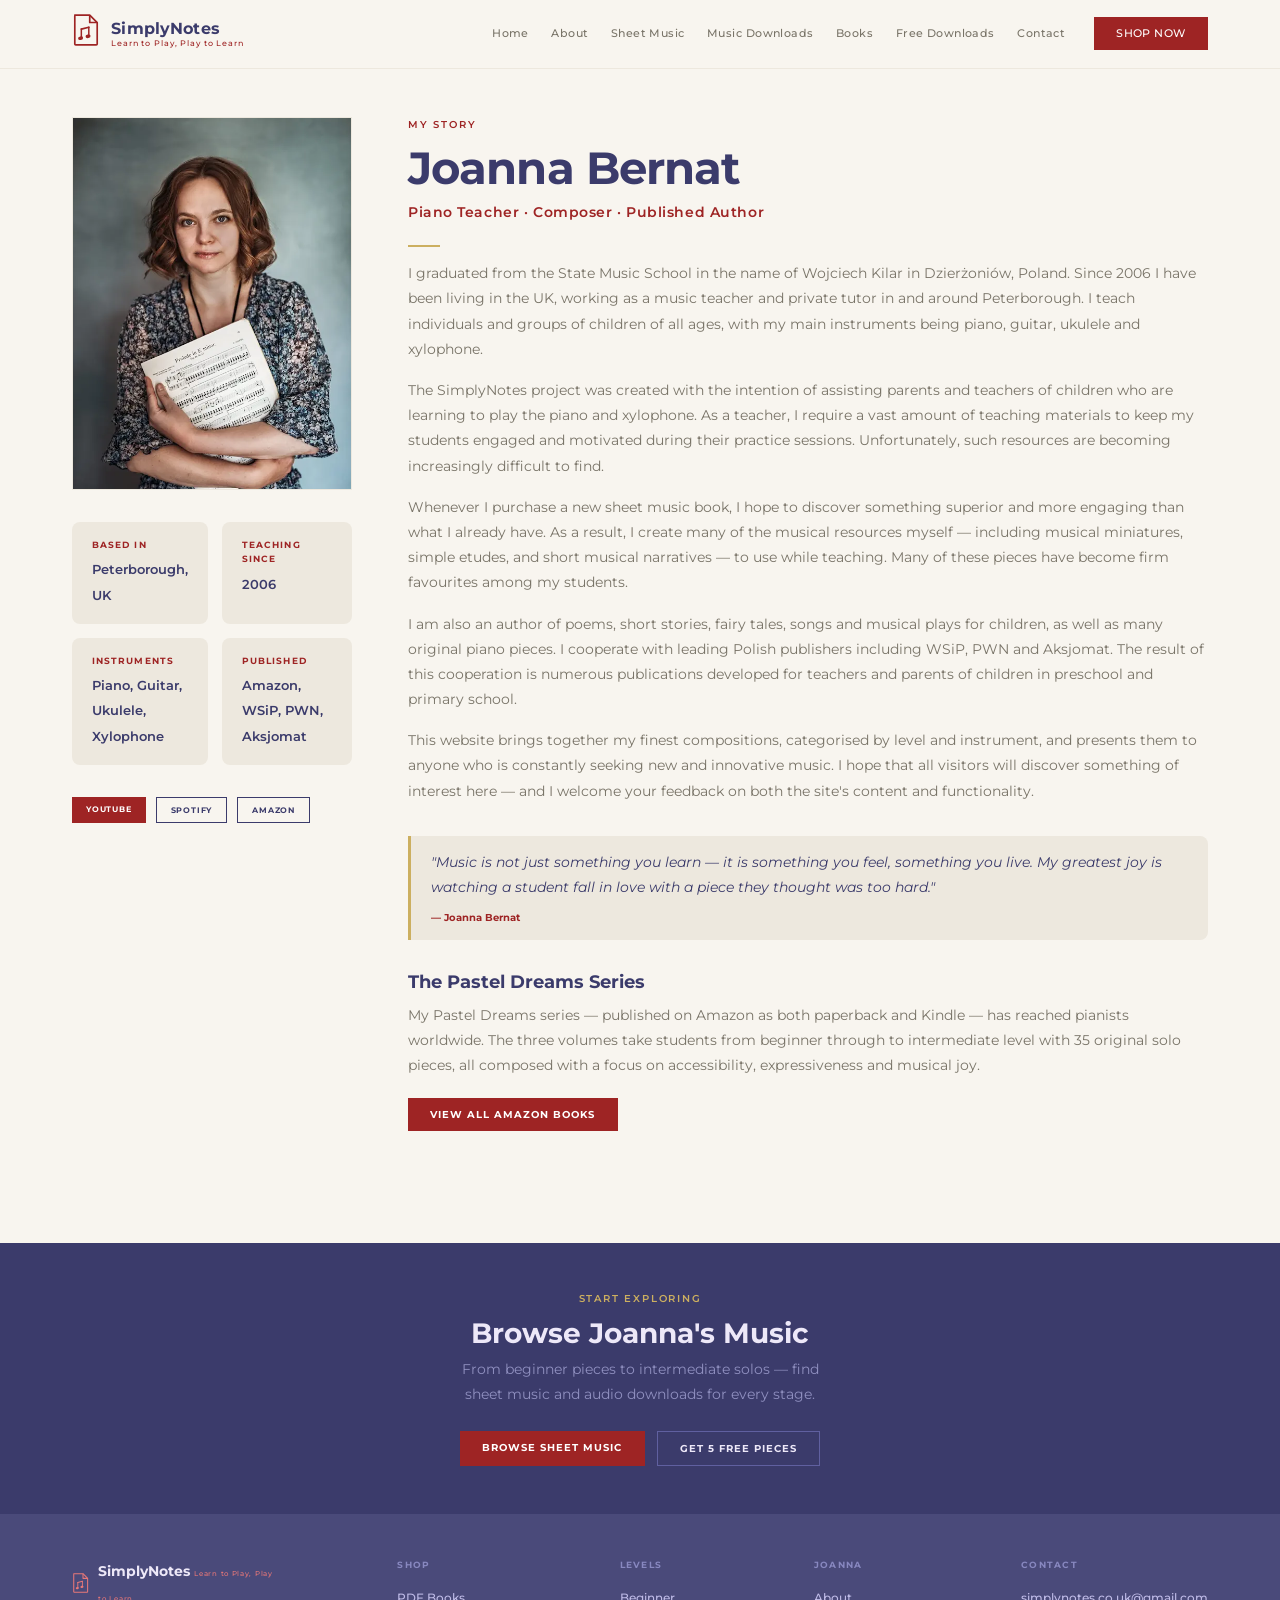
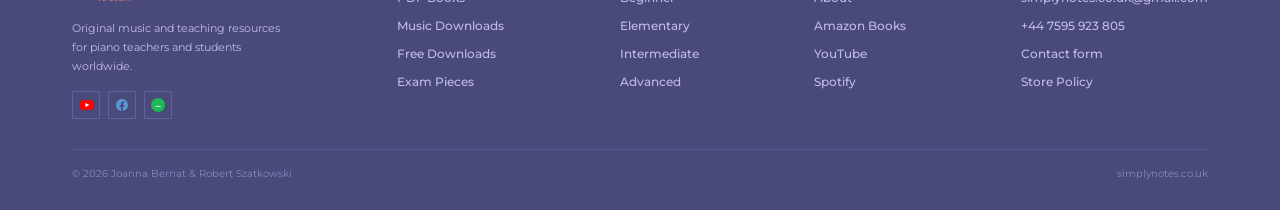
<file: about.html>
<!DOCTYPE html>
<html lang="en">
<head>
  <meta charset="UTF-8">
  <meta name="viewport" content="width=device-width, initial-scale=1.0">
  <meta name="description" content="About Joanna Bernat — piano teacher, composer and author based in Peterborough, UK. Creator of SimplyNotes and the Pastel Dreams series.">
  <title>About Joanna Bernat — SimplyNotes</title>
  <link rel="preconnect" href="https://fonts.googleapis.com">
  <link rel="preconnect" href="https://fonts.gstatic.com" crossorigin>
  <link rel="stylesheet" href="https://fonts.googleapis.com/css2?family=Montserrat:wght@400;500;600;700&display=swap">
  <link rel="stylesheet" href="./assets/css/style.css">
  <link rel="stylesheet" href="./assets/css/pages.css">
</head>
<body>

<div id="sn-header"></div>

<main id="main-content">

  <section class="section section--ivory" style="padding-top:3rem;">
    <div class="container">
      <div class="about-hero">

        <!-- Sticky photo column -->
        <div class="about-hero__photo">
          <img src="./assets/images/Asia4.webp"
               alt="Joanna Bernat — piano teacher, composer and author"
               onerror="this.style.display='none'">

          <!-- Credentials cards below photo -->
          <div class="about-credentials">
            <div class="credential-card">
              <span class="credential-card__label">Based in</span>
              <span class="credential-card__value">Peterborough, UK</span>
            </div>
            <div class="credential-card">
              <span class="credential-card__label">Teaching since</span>
              <span class="credential-card__value">2006</span>
            </div>
            <div class="credential-card">
              <span class="credential-card__label">Instruments</span>
              <span class="credential-card__value">Piano, Guitar, Ukulele, Xylophone</span>
            </div>
            <div class="credential-card">
              <span class="credential-card__label">Published</span>
              <span class="credential-card__value">Amazon, WSiP, PWN, Aksjomat</span>
            </div>
          </div>

          <!-- Social links -->
          <div style="display:flex;gap:.625rem;margin-top:1rem;flex-wrap:wrap;">
            <a href="https://www.youtube.com/@galemea"
               class="btn btn-red"
               target="_blank" rel="noopener noreferrer"
               style="font-size:.5rem;padding:.5rem .875rem;">
              YouTube
            </a>
            <a href="https://open.spotify.com/artist/0c6MjycQm4zUPJJF3plDsj"
               class="btn btn-outline"
               target="_blank" rel="noopener noreferrer"
               style="font-size:.5rem;padding:.5rem .875rem;">
              Spotify
            </a>
            <a href="https://www.amazon.com/stores/Joanna-Bernat/author/B0C711KNB8"
               class="btn btn-outline"
               target="_blank" rel="noopener noreferrer"
               style="font-size:.5rem;padding:.5rem .875rem;">
              Amazon
            </a>
          </div>
        </div>

        <!-- Bio content -->
        <div class="about-hero__content">
          <span class="section-tag">My Story</span>
          <h1>Joanna Bernat</h1>
          <p style="font-size:.875rem;font-weight:600;color:var(--color-red);margin:.375rem 0 1.25rem;letter-spacing:.04em;">
            Piano Teacher · Composer · Published Author
          </p>
          <div class="section-rule" aria-hidden="true"></div>

          <p style="margin-bottom:1rem;">
            I graduated from the State Music School in the name of Wojciech Kilar in Dzierżoniów, Poland. Since 2006 I have been living in the UK, working as a music teacher and private tutor in and around Peterborough. I teach individuals and groups of children of all ages, with my main instruments being piano, guitar, ukulele and xylophone.
          </p>
          <p style="margin-bottom:1rem;">
            The SimplyNotes project was created with the intention of assisting parents and teachers of children who are learning to play the piano and xylophone. As a teacher, I require a vast amount of teaching materials to keep my students engaged and motivated during their practice sessions. Unfortunately, such resources are becoming increasingly difficult to find.
          </p>
          <p style="margin-bottom:1rem;">
            Whenever I purchase a new sheet music book, I hope to discover something superior and more engaging than what I already have. As a result, I create many of the musical resources myself — including musical miniatures, simple etudes, and short musical narratives — to use while teaching. Many of these pieces have become firm favourites among my students.
          </p>
          <p style="margin-bottom:1rem;">
            I am also an author of poems, short stories, fairy tales, songs and musical plays for children, as well as many original piano pieces. I cooperate with leading Polish publishers including WSiP, PWN and Aksjomat. The result of this cooperation is numerous publications developed for teachers and parents of children in preschool and primary school.
          </p>
          <p style="margin-bottom:2rem;">
            This website brings together my finest compositions, categorised by level and instrument, and presents them to anyone who is constantly seeking new and innovative music. I hope that all visitors will discover something of interest here — and I welcome your feedback on both the site's content and functionality.
          </p>

          <!-- Quote block -->
          <blockquote style="border-left:3px solid var(--color-gold);padding:.875rem 1.25rem;background:var(--color-sand);margin-bottom:2rem;border-radius:0 var(--radius-md) var(--radius-md) 0;">
            <p style="font-style:italic;color:var(--color-navy);font-size:.875rem;margin:0;">
              "Music is not just something you learn — it is something you feel, something you live. My greatest joy is watching a student fall in love with a piece they thought was too hard."
            </p>
            <footer style="font-size:.625rem;font-weight:700;color:var(--color-red);margin-top:.625rem;font-style:normal;">— Joanna Bernat</footer>
          </blockquote>

          <!-- Pastel Dreams series highlight -->
          <h2 style="font-size:1.125rem;margin-bottom:.625rem;">The Pastel Dreams Series</h2>
          <p style="margin-bottom:1.25rem;">
            My Pastel Dreams series — published on Amazon as both paperback and Kindle — has reached pianists worldwide. The three volumes take students from beginner through to intermediate level with 35 original solo pieces, all composed with a focus on accessibility, expressiveness and musical joy.
          </p>
          <a href="./books.html" class="btn btn-red">View All Amazon Books</a>
        </div>

      </div>
    </div>
  </section>

  <!-- CTA section -->
  <section class="section section--navy" style="padding:3rem 0;">
    <div class="container" style="text-align:center;">
      <span class="section-tag">Start Exploring</span>
      <h2 style="color:#EDE8F8;margin-bottom:.5rem;">Browse Joanna's Music</h2>
      <p style="color:#9090C0;max-width:380px;margin:0 auto 1.5rem;">
        From beginner pieces to intermediate solos — find sheet music and audio downloads for every stage.
      </p>
      <div style="display:flex;gap:.75rem;justify-content:center;flex-wrap:wrap;">
        <a href="./sheet-music.html" class="btn btn-red">Browse Sheet Music</a>
        <a href="./free-downloads.html" class="btn btn-outline-light">Get 5 Free Pieces</a>
      </div>
    </div>
  </section>

</main>

<div id="sn-footer"></div>

<script src="./assets/js/components.js"></script>
<script src="./assets/js/main.js"></script>
</body>
</html>
</file>
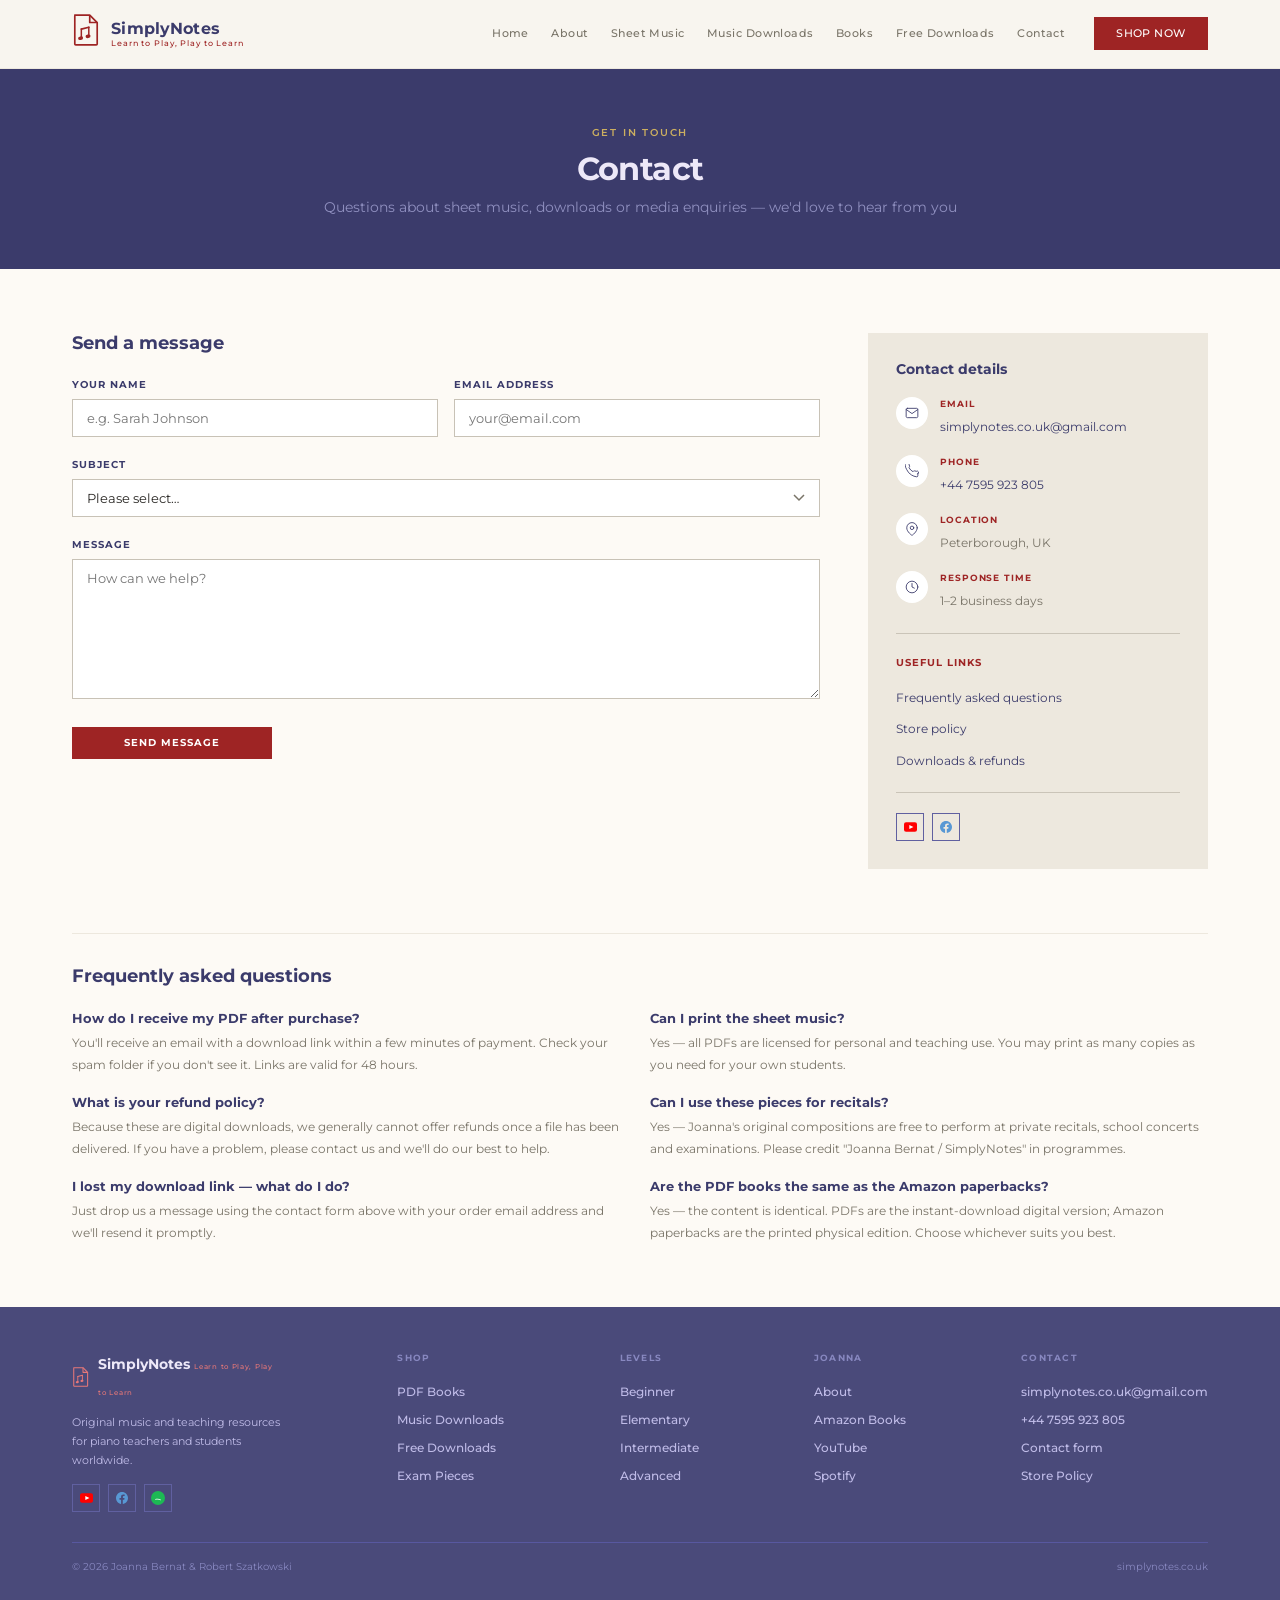
<file: contact.html>
<!DOCTYPE html>
<html lang="en">
<head>
  <meta charset="UTF-8">
  <meta name="viewport" content="width=device-width, initial-scale=1.0">
  <meta name="description" content="Contact Joanna Bernat at SimplyNotes — get in touch about sheet music, teaching, or media enquiries.">
  <title>Contact — SimplyNotes</title>
  <link rel="preconnect" href="https://fonts.googleapis.com">
  <link rel="preconnect" href="https://fonts.gstatic.com" crossorigin>
  <link rel="stylesheet" href="https://fonts.googleapis.com/css2?family=Montserrat:wght@400;500;600;700&display=swap">
  <link rel="stylesheet" href="./assets/css/style.css">
  <link rel="stylesheet" href="./assets/css/pages.css">
</head>
<body>

<div id="sn-header"></div>

<main id="main-content">

  <!-- Page hero -->
  <section class="page-hero">
    <div class="container">
      <span class="section-tag">Get in Touch</span>
      <h1>Contact</h1>
      <p>Questions about sheet music, downloads or media enquiries — we'd love to hear from you</p>
    </div>
  </section>

  <section class="section section--light">
    <div class="container">
      <div class="contact-grid">

        <!-- Contact form — powered by Netlify Forms (free, zero config) -->
        <div>
          <h2 style="font-size:1.125rem;margin-bottom:1.5rem;">Send a message</h2>

          <!-- SUCCESS state (hidden initially) -->
          <div id="form-success"
               style="display:none;padding:1.25rem;background:var(--color-green-badge);border-radius:var(--radius-md);margin-bottom:1.5rem;">
            <p style="font-size:.875rem;font-weight:600;color:var(--color-green-text);margin:0;">
              Thank you for your message! We'll get back to you within 1–2 business days.
            </p>
          </div>

          <!--
            data-netlify="true" tells Netlify to capture form submissions.
            No backend code needed. Netlify emails Joanna on every submission.
            Set the notification email in: Netlify → Forms → Settings → Email notifications
          -->
          <form
            action="https://formspree.io/f/YOUR_FORMSPREE_ID"
            method="POST"
            class="contact-form"
            id="contact-form"
          >
            
            <div style="display:grid;grid-template-columns:1fr 1fr;gap:0 1rem;">
              <div>
                <label for="name">Your name</label>
                <input type="text" id="name" name="name" placeholder="e.g. Sarah Johnson" required autocomplete="name">
              </div>
              <div>
                <label for="email">Email address</label>
                <input type="email" id="email" name="email" placeholder="your@email.com" required autocomplete="email">
              </div>
            </div>

            <label for="subject">Subject</label>
            <select id="subject" name="subject" required>
              <option value="" disabled selected>Please select…</option>
              <option value="sheet-music">Question about sheet music</option>
              <option value="download-issue">Download or technical issue</option>
              <option value="order">Order enquiry</option>
              <option value="teaching">Teaching / lessons</option>
              <option value="media">Media or press enquiry</option>
              <option value="other">Other</option>
            </select>

            <label for="message">Message</label>
            <textarea id="message" name="message" placeholder="How can we help?" required></textarea>

            <button type="submit" class="btn btn-red" style="min-width:200px;">
              Send Message
            </button>

          </form>
        </div>

        <!-- Contact info sidebar -->
        <div class="contact-info-card">
          <h3>Contact details</h3>

          <div class="contact-info-item">
            <div class="contact-info-item__icon">
              <svg width="14" height="14" viewBox="0 0 24 24" fill="none" stroke="var(--color-navy)" stroke-width="1.5" stroke-linecap="round" aria-hidden="true"><path d="M4 4h16c1.1 0 2 .9 2 2v12c0 1.1-.9 2-2 2H4c-1.1 0-2-.9-2-2V6c0-1.1.9-2 2-2z"/><polyline points="22,6 12,13 2,6"/></svg>
            </div>
            <div>
              <span class="contact-info-item__label">Email</span>
              <span class="contact-info-item__value">
                <a href="mailto:simplynotes.co.uk@gmail.com">simplynotes.co.uk@gmail.com</a>
              </span>
            </div>
          </div>

          <div class="contact-info-item">
            <div class="contact-info-item__icon">
              <svg width="14" height="14" viewBox="0 0 24 24" fill="none" stroke="var(--color-navy)" stroke-width="1.5" stroke-linecap="round" aria-hidden="true"><path d="M22 16.92v3a2 2 0 01-2.18 2 19.79 19.79 0 01-8.63-3.07A19.5 19.5 0 013.07 9.81 19.79 19.79 0 01.06 1.22a2 2 0 012-2.18h3a2 2 0 012 1.72c.127.96.361 1.903.7 2.81a2 2 0 01-.45 2.11L6.91 6.36a16 16 0 006.72 6.72l.84-.84a2 2 0 012.11-.45c.907.339 1.85.573 2.81.7A2 2 0 0122 16.92z"/></svg>
            </div>
            <div>
              <span class="contact-info-item__label">Phone</span>
              <span class="contact-info-item__value">
                <a href="tel:+447595923805">+44 7595 923 805</a>
              </span>
            </div>
          </div>

          <div class="contact-info-item">
            <div class="contact-info-item__icon">
              <svg width="14" height="14" viewBox="0 0 24 24" fill="none" stroke="var(--color-navy)" stroke-width="1.5" stroke-linecap="round" aria-hidden="true"><path d="M21 10c0 7-9 13-9 13s-9-6-9-13a9 9 0 0118 0z"/><circle cx="12" cy="10" r="3"/></svg>
            </div>
            <div>
              <span class="contact-info-item__label">Location</span>
              <span class="contact-info-item__value">Peterborough, UK</span>
            </div>
          </div>

          <div class="contact-info-item">
            <div class="contact-info-item__icon">
              <svg width="14" height="14" viewBox="0 0 24 24" fill="none" stroke="var(--color-navy)" stroke-width="1.5" stroke-linecap="round" aria-hidden="true"><circle cx="12" cy="12" r="10"/><polyline points="12,6 12,12 16,14"/></svg>
            </div>
            <div>
              <span class="contact-info-item__label">Response time</span>
              <span class="contact-info-item__value">1–2 business days</span>
            </div>
          </div>

          <!-- Store Policy links -->
          <div style="margin-top:1.25rem;padding-top:1.25rem;border-top:0.5px solid #CAC4B8;">
            <p style="font-size:.625rem;font-weight:700;letter-spacing:.1em;text-transform:uppercase;color:var(--color-red);margin-bottom:.75rem;">Useful links</p>
            <ul style="list-style:none;">
              <li style="margin-bottom:.375rem;"><a href="/contact#faq" style="font-size:.75rem;color:var(--color-navy);">Frequently asked questions</a></li>
              <li style="margin-bottom:.375rem;"><a href="/contact#policy" style="font-size:.75rem;color:var(--color-navy);">Store policy</a></li>
              <li><a href="/contact#refunds" style="font-size:.75rem;color:var(--color-navy);">Downloads &amp; refunds</a></li>
            </ul>
          </div>

          <!-- Social -->
          <div class="contact-socials">
            <a href="https://www.youtube.com/@galemea" class="footer__social-link" target="_blank" rel="noopener noreferrer" aria-label="YouTube">
              <svg width="13" height="10" viewBox="0 0 44 32" aria-hidden="true"><rect width="44" height="32" rx="7" fill="#FF0000"/><path d="M18 9L32 16L18 23V9Z" fill="white"/></svg>
            </a>
            <a href="https://www.facebook.com/simplynotesuk" class="footer__social-link" target="_blank" rel="noopener noreferrer" aria-label="Facebook">
              <svg width="12" height="12" viewBox="0 0 24 24" aria-hidden="true" fill="#5898D4"><path d="M24 12c0-6.6-5.4-12-12-12S0 5.4 0 12c0 6 4.4 11 10.1 11.9V15.5H7v-3.5h3.1V9.5c0-3 1.8-4.7 4.5-4.7 1.3 0 2.7.2 2.7.2v3h-1.5c-1.5 0-2 .9-2 1.9V12H17l-.5 3.5h-2.9v8.4C19.6 23 24 18 24 12z"/></svg>
            </a>
          </div>
        </div>

      </div>

      <!-- FAQ section -->
      <div id="faq" style="margin-top:4rem;padding-top:2rem;border-top:0.5px solid var(--color-sand);">
        <h2 style="font-size:1.125rem;margin-bottom:1.5rem;">Frequently asked questions</h2>

        <div style="display:grid;grid-template-columns:1fr 1fr;gap:1.25rem;">
          <div>
            <h3 style="font-size:.8125rem;color:var(--color-navy);margin-bottom:.375rem;">How do I receive my PDF after purchase?</h3>
            <p style="font-size:.75rem;">You'll receive an email with a download link within a few minutes of payment. Check your spam folder if you don't see it. Links are valid for 48 hours.</p>
          </div>
          <div>
            <h3 style="font-size:.8125rem;color:var(--color-navy);margin-bottom:.375rem;">Can I print the sheet music?</h3>
            <p style="font-size:.75rem;">Yes — all PDFs are licensed for personal and teaching use. You may print as many copies as you need for your own students.</p>
          </div>
          <div>
            <h3 style="font-size:.8125rem;color:var(--color-navy);margin-bottom:.375rem;">What is your refund policy?</h3>
            <p style="font-size:.75rem;">Because these are digital downloads, we generally cannot offer refunds once a file has been delivered. If you have a problem, please contact us and we'll do our best to help.</p>
          </div>
          <div>
            <h3 style="font-size:.8125rem;color:var(--color-navy);margin-bottom:.375rem;">Can I use these pieces for recitals?</h3>
            <p style="font-size:.75rem;">Yes — Joanna's original compositions are free to perform at private recitals, school concerts and examinations. Please credit "Joanna Bernat / SimplyNotes" in programmes.</p>
          </div>
          <div>
            <h3 style="font-size:.8125rem;color:var(--color-navy);margin-bottom:.375rem;">I lost my download link — what do I do?</h3>
            <p style="font-size:.75rem;">Just drop us a message using the contact form above with your order email address and we'll resend it promptly.</p>
          </div>
          <div>
            <h3 style="font-size:.8125rem;color:var(--color-navy);margin-bottom:.375rem;">Are the PDF books the same as the Amazon paperbacks?</h3>
            <p style="font-size:.75rem;">Yes — the content is identical. PDFs are the instant-download digital version; Amazon paperbacks are the printed physical edition. Choose whichever suits you best.</p>
          </div>
        </div>
      </div>

    </div>
  </section>

</main>

<div id="sn-footer"></div>

<script src="./assets/js/components.js"></script>
<script src="./assets/js/main.js"></script>
<script>
/* Handle Netlify Form submission via fetch (avoids full page reload) */
document.addEventListener('DOMContentLoaded', function () {
  const form    = document.getElementById('contact-form');
  const success = document.getElementById('form-success');
  if (!form || !success) return;

  form.addEventListener('submit', async function (e) {
    e.preventDefault();
    const submitBtn = form.querySelector('button[type="submit"]');
    submitBtn.disabled    = true;
    submitBtn.textContent = 'Sending…';

    try {
      const res = await fetch(form.action, {
        method: 'POST',
        body: new FormData(form),
        headers: { 'Accept': 'application/json' }
      });

      if (res.ok) {
        form.style.display    = 'none';
        success.style.display = 'block';
        success.scrollIntoView({ behavior: 'smooth', block: 'center' });
      } else {
        throw new Error('Formspree error');
      }
    } catch {
      submitBtn.disabled    = false;
      submitBtn.textContent = 'Send Message';
      alert('Sorry, something went wrong. Please email us directly at simplynotes.co.uk@gmail.com');
    }
  });
});
</script>
</body>
</html>
</file>
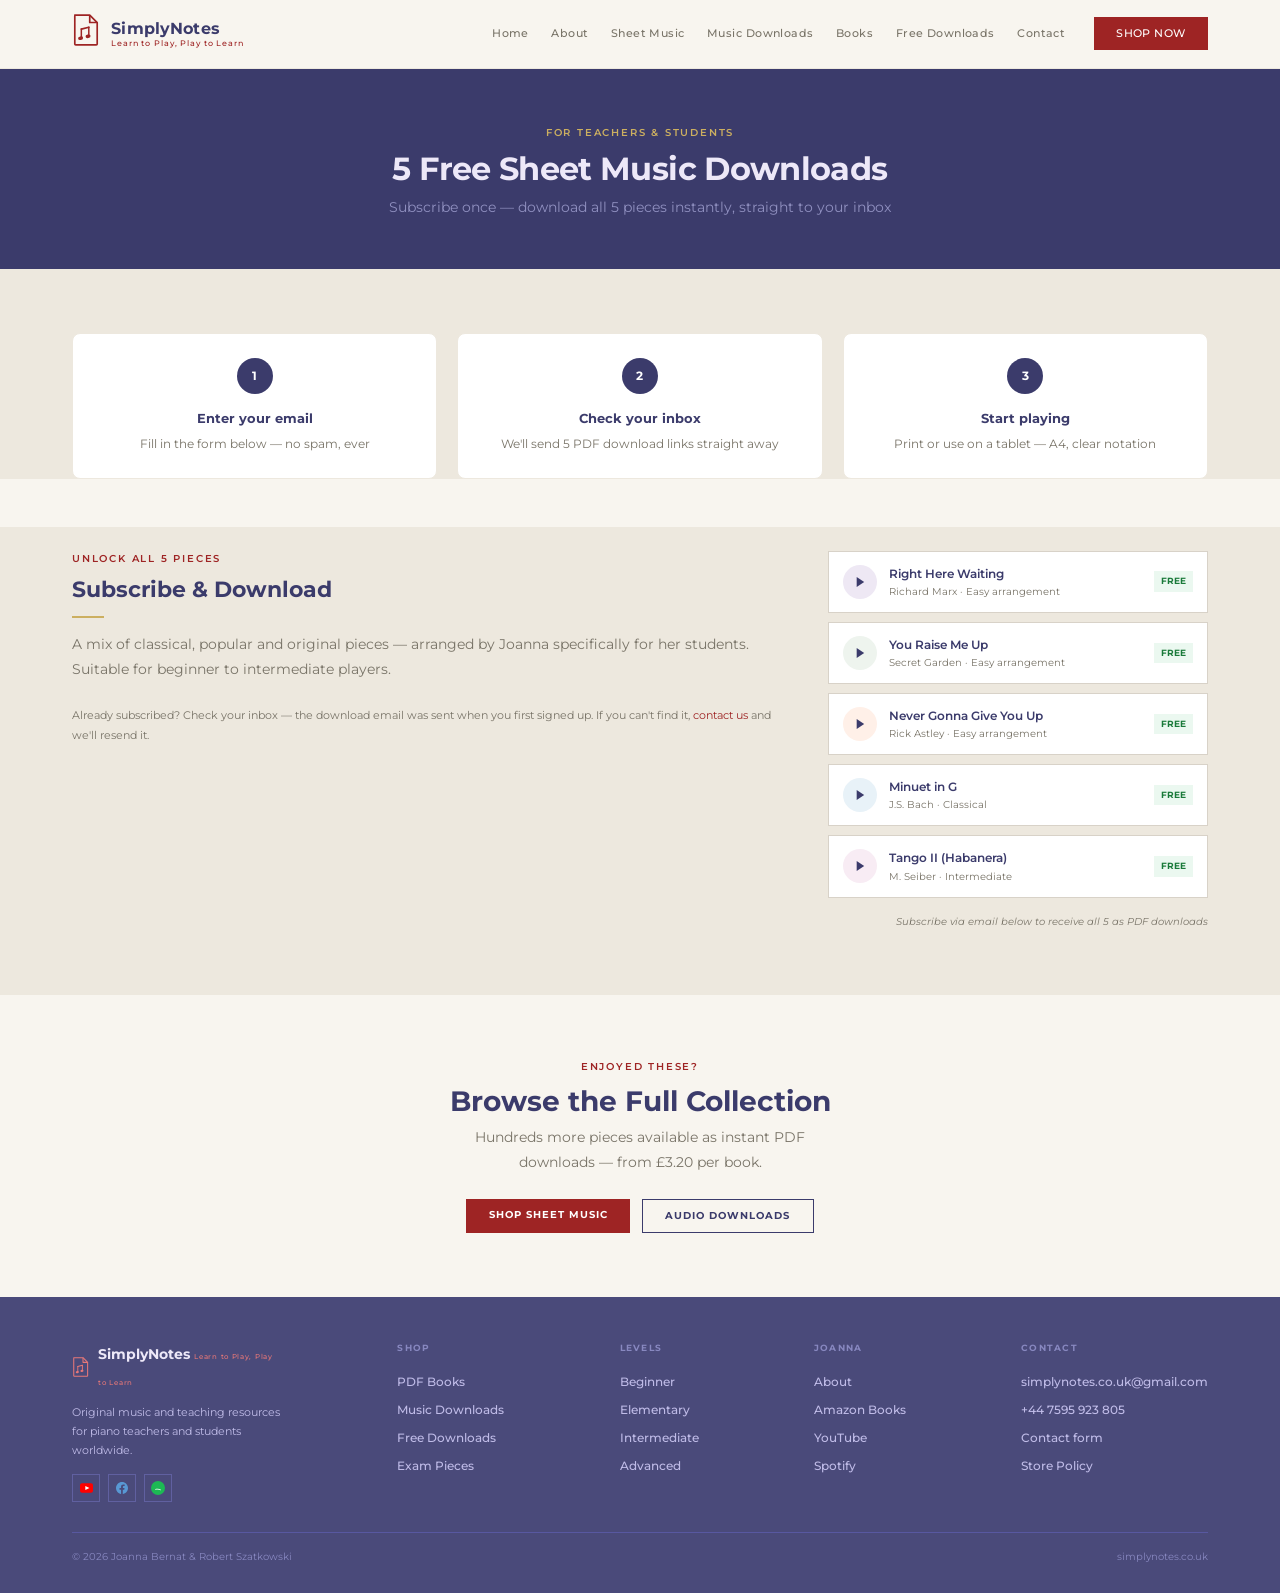
<file: free-downloads.html>
<!DOCTYPE html>
<html lang="en">
<head>
  <meta charset="UTF-8">
  <meta name="viewport" content="width=device-width, initial-scale=1.0">
  <meta name="description" content="Download 5 free piano sheet music pieces by Joanna Bernat — Right Here Waiting, You Raise Me Up, Never Gonna Give You Up, Minuet in G, and Tango II.">
  <title>5 Free Sheet Music Downloads — SimplyNotes</title>
  <link rel="preconnect" href="https://fonts.googleapis.com">
  <link rel="preconnect" href="https://fonts.gstatic.com" crossorigin>
  <link rel="stylesheet" href="https://fonts.googleapis.com/css2?family=Montserrat:wght@400;500;600;700&display=swap">
  <link rel="stylesheet" href="./assets/css/style.css">
  <link rel="stylesheet" href="./assets/css/pages.css">
</head>
<body>

<div id="sn-header"></div>

<main id="main-content">

  <!-- Page hero -->
  <section class="page-hero">
    <div class="container">
      <span class="section-tag">For Teachers &amp; Students</span>
      <h1>5 Free Sheet Music Downloads</h1>
      <p>Subscribe once — download all 5 pieces instantly, straight to your inbox</p>
    </div>
  </section>

  <!-- How it works -->
  <section class="section section--sand" style="padding-bottom:0;">
    <div class="container">
      <div class="free-how">
        <div class="free-how__step">
          <div class="free-how__num">1</div>
          <div class="free-how__title">Enter your email</div>
          <div class="free-how__desc">Fill in the form below — no spam, ever</div>
        </div>
        <div class="free-how__step">
          <div class="free-how__num">2</div>
          <div class="free-how__title">Check your inbox</div>
          <div class="free-how__desc">We'll send 5 PDF download links straight away</div>
        </div>
        <div class="free-how__step">
          <div class="free-how__num">3</div>
          <div class="free-how__title">Start playing</div>
          <div class="free-how__desc">Print or use on a tablet — A4, clear notation</div>
        </div>
      </div>
    </div>
  </section>

  <!-- Main content: sign-up + pieces -->
  <section class="section section--sand" style="padding-top:1.5rem;">
    <div class="container">
      <div class="free-downloads__inner">

        <!-- Sign-up form -->
        <div class="free-downloads__copy">
          <span class="section-tag">Unlock All 5 Pieces</span>
          <h2 style="font-size:1.375rem;">Subscribe &amp; Download</h2>
          <div class="section-rule" aria-hidden="true"></div>
          <p>A mix of classical, popular and original pieces — arranged by Joanna specifically for her students. Suitable for beginner to intermediate players.</p>

          <div class="sn-ml-wrap" style="margin-top:1.5rem;">
            <div class="ml-embedded" data-form="8EOALI"></div>
          </div>

          <!-- Already have pieces note -->
          <p style="margin-top:1.25rem;font-size:.6875rem;color:var(--color-grey);">
            Already subscribed? Check your inbox — the download email was sent when you first signed up.
            If you can't find it, <a href="./contact.html" style="color:var(--color-red);">contact us</a> and we'll resend it.
          </p>
        </div>

        <!-- The 5 pieces -->
        <div class="free-downloads__list" id="free-pieces-list">
          <!-- Rendered by shop.js -->
        </div>

      </div>
    </div>
  </section>

  <!-- Want more? -->
  <section class="section section--ivory">
    <div class="container" style="text-align:center;">
      <span class="section-tag">Enjoyed These?</span>
      <h2>Browse the Full Collection</h2>
      <p style="max-width:400px;margin:.5rem auto 1.5rem;">Hundreds more pieces available as instant PDF downloads — from £3.20 per book.</p>
      <div style="display:flex;gap:.75rem;justify-content:center;flex-wrap:wrap;">
        <a href="./sheet-music.html" class="btn btn-red">Shop Sheet Music</a>
        <a href="./music-downloads.html" class="btn btn-outline">Audio Downloads</a>
      </div>
    </div>
  </section>

</main>

<div id="sn-footer"></div>

<script src="./assets/js/components.js"></script>
<script src="./assets/js/main.js"></script>
<script src="./assets/js/site.js"></script>

<script>
(function(w,d,e,u,f,l,n){w[f]=w[f]||function(){(w[f].q=w[f].q||[]).push(arguments);},
l=d.createElement(e),l.async=1,l.src=u,n=d.getElementsByTagName(e)[0],
n.parentNode.insertBefore(l,n);})(window,document,'script',
'https://assets.mailerlite.com/js/universal.js','ml');
ml('account', '183767706205423187');
</script>
</body>
</html>
</file>
<file: assets/css/style.css>
/*
Theme Name:  SimplyNotes
Theme URI:   https://www.simplynotes.co.uk
Author:      Joanna Bernat & Robert Szatkowski
Author URI:  https://www.simplynotes.co.uk
Description: Official theme for SimplyNotes — original sheet music, PDF books and audio downloads by Joanna Bernat. Piano teacher, composer and author.
Version:     1.0.0
License:     GNU General Public License v2 or later
License URI: http://www.gnu.org/licenses/gpl-2.0.html
Text Domain: simplynotes
Tags:        music, education, shop, e-commerce, custom-menu, featured-images, translation-ready
*/

/* ═══════════════════════════════════════════════════════
   1. CSS VARIABLES — Brand colours & typography
   ═══════════════════════════════════════════════════════ */

:root {
    --color-navy:   #3B3B6B;
    --color-red:    #9E2424;
    --color-gold:   #CCAF60;
    --color-grey:   #797468;
    --color-ivory:  #F8F5EF;
    --color-sand:   #EDE8DE;
    --color-light:  #FDFAF5;
    --color-footer: #4A4A7A;
    --color-dark:   #2A2825;

    --color-navy-dark:   #2E2E54;
    --color-navy-light:  #5555A0;
    --color-gold-light:  #F5EDD4;
    --color-red-light:   #F5E8E8;
    --color-green-badge: #EBF8F0;
    --color-green-text:  #1A7A3A;

    --font-main:  'Montserrat', sans-serif;
    --font-serif: Georgia, 'Times New Roman', serif;

    --radius-sm:  4px;
    --radius-md:  8px;
    --shadow-sm:  0 2px 8px rgba(59,59,107,0.08);
    --shadow-md:  0 4px 20px rgba(59,59,107,0.12);

    --transition: 0.2s ease;
    --max-width:  1200px;
    --gap:        2rem;
}

/* ═══════════════════════════════════════════════════════
   2. RESET & BASE
   ═══════════════════════════════════════════════════════ */

*, *::before, *::after { box-sizing: border-box; margin: 0; padding: 0; }

html { scroll-behavior: smooth; font-size: 16px; }

body {
    font-family: var(--font-main);
    font-weight: 400;
    color: var(--color-dark);
    background: var(--color-ivory);
    line-height: 1.6;
    -webkit-font-smoothing: antialiased;
}

img { max-width: 100%; height: auto; display: block; }
a  { color: var(--color-red); text-decoration: none; transition: var(--transition); }
a:hover { opacity: 0.8; }

ul, ol { list-style: none; }

/* ═══════════════════════════════════════════════════════
   3. TYPOGRAPHY
   ═══════════════════════════════════════════════════════ */

h1, h2, h3, h4, h5, h6 {
    font-family: var(--font-main);
    font-weight: 700;
    color: var(--color-navy);
    line-height: 1.15;
}

h1 { font-size: clamp(2rem, 4vw, 2.8rem); letter-spacing: -0.02em; }
h2 { font-size: clamp(1.4rem, 3vw, 1.75rem); }
h3 { font-size: 1.15rem; }

p { font-size: 0.875rem; color: var(--color-grey); line-height: 1.8; }

.section-tag {
    display: block;
    font-size: 0.625rem;
    font-weight: 600;
    letter-spacing: 0.18em;
    text-transform: uppercase;
    color: var(--color-red);
    margin-bottom: 0.625rem;
}

.section-rule {
    width: 32px;
    height: 2px;
    background: var(--color-gold);
    margin: 0.875rem 0;
}

/* ═══════════════════════════════════════════════════════
   4. LAYOUT UTILITIES
   ═══════════════════════════════════════════════════════ */

.container {
    max-width: var(--max-width);
    margin: 0 auto;
    padding: 0 2rem;
}

.section { padding: 4rem 0; }
.section--ivory  { background: var(--color-ivory); }
.section--sand   { background: var(--color-sand); }
.section--light  { background: var(--color-light); }
.section--navy   { background: var(--color-navy); }
.section--footer { background: var(--color-footer); }

.section-header { text-align: center; margin-bottom: 2.25rem; }
.section-header p { margin-top: 0.375rem; font-size: 0.75rem; letter-spacing: 0.04em; }

/* ═══════════════════════════════════════════════════════
   5. BUTTONS
   ═══════════════════════════════════════════════════════ */

.btn {
    display: inline-block;
    font-family: var(--font-main);
    font-size: 0.625rem;
    font-weight: 700;
    letter-spacing: 0.1em;
    text-transform: uppercase;
    padding: 0.7rem 1.4rem;
    border: none;
    cursor: pointer;
    transition: var(--transition);
    line-height: 1;
    text-align: center;
}

.btn-red   { background: var(--color-red);  color: #fff; }
.btn-navy  { background: var(--color-navy); color: #fff; }
.btn-outline {
    background: transparent;
    color: var(--color-navy);
    border: 1.5px solid var(--color-navy);
}
.btn-outline-light {
    background: transparent;
    color: #EDE8F8;
    border: 1px solid #6060A0;
}

.btn-red:hover    { background: #7A1818; color: #fff; }
.btn-navy:hover   { background: #2A2A50; color: #fff; }
.btn-outline:hover { background: var(--color-navy); color: #fff; }
.btn-outline-light:hover { background: rgba(255,255,255,0.1); }

.btn-full { width: 100%; }

/* ═══════════════════════════════════════════════════════
   6. NAVIGATION
   ═══════════════════════════════════════════════════════ */

.site-header {
    background: var(--color-ivory);
    border-bottom: 0.5px solid var(--color-sand);
    position: sticky;
    top: 0;
    z-index: 1000;
    padding: 0.875rem 0;
}

.site-header .container {
    display: flex;
    justify-content: space-between;
    align-items: center;
    gap: 1.5rem;
}

/* Logo */
.site-logo { display: flex; align-items: center; gap: 0.7rem; flex-shrink: 0; }
.site-logo__icon svg { width: 28px; height: 32px; }
.site-logo__text { line-height: 1; }
.site-logo__name {
    font-size: 1rem;
    font-weight: 700;
    color: var(--color-navy);
    display: block;
    letter-spacing: 0.01em;
}
.site-logo__tagline {
    font-size: 0.5rem;
    font-weight: 500;
    color: var(--color-red);
    letter-spacing: 0.11em;
    text-transform: none;
    margin-top: 2px;
    display: block;
}

/* Primary nav */
.primary-nav {
    display: flex;
    align-items: center;
    gap: 1.4rem;
}
.primary-nav a {
    font-size: 0.6875rem;
    font-weight: 500;
    color: var(--color-grey);
    letter-spacing: 0.04em;
    transition: var(--transition);
}
.primary-nav a:hover,
.primary-nav a.current-menu-item { color: var(--color-navy); }
.primary-nav .btn { margin-left: 0.375rem; }
.primary-nav .btn-red { color: #fff !important; }

/* Mobile hamburger */
.nav-toggle {
    display: none;
    background: none;
    border: none;
    cursor: pointer;
    flex-direction: column;
    gap: 5px;
    padding: 4px;
}
.nav-toggle span {
    display: block;
    width: 22px;
    height: 2px;
    background: var(--color-navy);
    transition: var(--transition);
}

@media (max-width: 900px) {
    .nav-toggle { display: flex; }
    .primary-nav {
        display: none;
        position: absolute;
        top: 100%;
        left: 0;
        right: 0;
        background: var(--color-ivory);
        border-top: 0.5px solid var(--color-sand);
        border-bottom: 0.5px solid var(--color-sand);
        padding: 1rem 2rem;
        flex-direction: column;
        align-items: flex-start;
        gap: 0.75rem;
    }
    .primary-nav.is-open { display: flex; }
    .site-header { position: relative; }
}

/* ═══════════════════════════════════════════════════════
   7. HERO SECTION
   ═══════════════════════════════════════════════════════ */

.hero {
    background: var(--color-ivory);
    padding: 4.5rem 0 4rem;
}

.hero__inner {
    display: flex;
    align-items: center;
    gap: 3rem;
}

.hero__content { flex: 1; max-width: 480px; }
.hero__tag { font-size: 0.625rem; font-weight: 600; letter-spacing: 0.18em; text-transform: uppercase; color: var(--color-red); display: block; margin-bottom: 0.75rem; }
.hero__title { font-size: clamp(2rem, 4vw, 2.8rem); font-weight: 700; color: var(--color-navy); line-height: 1.08; letter-spacing: -0.02em; margin-bottom: 0.75rem; }
.hero__buttons { display: flex; gap: 0.75rem; flex-wrap: wrap; margin-top: 1.75rem; }

.hero__photo {
    flex: 0 0 260px;
    height: 360px;
    background: var(--color-sand);
    border: 0.5px solid #D0CAC0;
    position: relative;
    overflow: hidden;
}
.hero__photo img {
    width: 100%;
    height: 100%;
    object-fit: cover;
    object-position: top center;
}
.hero__photo-placeholder {
    width: 100%;
    height: 100%;
    display: flex;
    flex-direction: column;
    align-items: center;
    justify-content: center;
    color: var(--color-grey);
    font-size: 0.6875rem;
    gap: 0.5rem;
}
.hero__badge {
    position: absolute;
    bottom: 14px;
    left: 50%;
    transform: translateX(-50%);
    background: var(--color-red);
    padding: 0.5rem 1rem;
    text-align: center;
    white-space: nowrap;
}
.hero__badge-label { font-size: 0.5rem; font-weight: 600; color: rgba(255,255,255,0.7); letter-spacing: 0.12em; display: block; }
.hero__badge-value { font-size: 0.75rem; font-weight: 700; color: #fff; display: block; margin-top: 1px; }

@media (max-width: 768px) {
    .hero__inner { flex-direction: column-reverse; }
    .hero__photo { flex: none; width: 100%; max-width: 360px; height: 280px; align-self: center; }
}

/* ═══════════════════════════════════════════════════════
   8. STATS STRIP
   ═══════════════════════════════════════════════════════ */

.stats-strip {
    background: var(--color-navy);
    padding: 1.125rem 0;
}
.stats-strip__inner {
    display: flex;
    justify-content: center;
    align-items: center;
    gap: 3.25rem;
    flex-wrap: wrap;
}
.stats-strip__divider { width: 0.5px; height: 26px; background: #505088; flex-shrink: 0; }
.stat { text-align: center; }
.stat__value { font-size: 1.0625rem; font-weight: 700; color: #EDE8DE; display: block; }
.stat__label { font-size: 0.5625rem; font-weight: 500; letter-spacing: 0.12em; color: #8888AA; text-transform: uppercase; margin-top: 2px; display: block; }

/* ═══════════════════════════════════════════════════════
   9. ABOUT SECTION
   ═══════════════════════════════════════════════════════ */

.about__inner {
    display: flex;
    align-items: center;
    gap: 2.75rem;
}
.about__photo {
    flex: 0 0 200px;
    height: 240px;
    background: var(--color-ivory);
    border: 0.5px solid #CAC4B8;
    overflow: hidden;
}
.about__photo img { width: 100%; height: 100%; object-fit: cover; object-position: top center; }
.about__content { flex: 1; }
.about__content p { max-width: 520px; }
.about__content p + p { margin-top: 0.625rem; }
.about__link {
    display: inline-block;
    font-size: 0.6875rem;
    font-weight: 700;
    color: var(--color-red);
    letter-spacing: 0.06em;
    border-bottom: 1px solid var(--color-red);
    padding-bottom: 2px;
    margin-top: 1.25rem;
}

@media (max-width: 640px) {
    .about__inner { flex-direction: column; }
    .about__photo { flex: none; width: 100%; height: 200px; }
}

/* ═══════════════════════════════════════════════════════
   10. PRODUCT GRID — Sheet Music & PDFs
   ═══════════════════════════════════════════════════════ */

.product-grid {
    display: grid;
    grid-template-columns: repeat(auto-fill, minmax(160px, 1fr));
    gap: 1rem;
}

.product-card {
    background: #fff;
    border: 0.5px solid #DDD8CE;
    padding: 0.875rem;
    transition: var(--transition);
    display: flex;
    flex-direction: column;
}
.product-card:hover { box-shadow: var(--shadow-sm); transform: translateY(-2px); }

.product-card__cover {
    aspect-ratio: 2 / 3;
    max-height: 220px;
    margin-bottom: 0.75rem;
    display: flex;
    align-items: center;
    justify-content: center;
    overflow: hidden;
    position: relative;
}
.product-card__cover img { width: 100%; height: 100%; object-fit: cover; display: block; }

.product-card__cover--placeholder {
    border: 0.5px solid #D0CAC0;
}

.product-card__cover-inner {
    text-align: center;
    padding: 0.625rem;
}
.product-card__cover-title {
    font-size: 0.625rem;
    font-weight: 700;
    color: var(--color-navy);
    line-height: 1.4;
}
.product-card__cover-rule {
    width: 20px;
    height: 1.5px;
    background: var(--color-gold);
    margin: 0.5rem auto;
}
.product-card__cover-sub { font-size: 0.5625rem; color: var(--color-grey); }

.product-card__title {
    font-size: 0.6875rem;
    font-weight: 600;
    color: var(--color-navy);
    margin-bottom: 2px;
    line-height: 1.35;
}
.product-card__meta  { font-size: 0.625rem; color: var(--color-grey); margin-bottom: 0.625rem; flex: 1; }
.product-card__footer { display: flex; justify-content: space-between; align-items: center; margin-top: auto; padding-top: 0.625rem; }
.product-card__price { font-size: 0.9375rem; font-weight: 700; color: var(--color-navy); }

/* ═══════════════════════════════════════════════════════
   11. AUDIO DOWNLOADS
   ═══════════════════════════════════════════════════════ */

.audio-grid {
    display: grid;
    grid-template-columns: repeat(auto-fill, minmax(240px, 1fr));
    gap: 0.875rem;
    max-width: 820px;
    margin: 0 auto;
}

.audio-card {
    background: #fff;
    border: 0.5px solid #DDD8CE;
    padding: 1rem;
}
.audio-card__top { display: flex; align-items: center; gap: 0.75rem; margin-bottom: 0.625rem; }
.audio-card__icon {
    width: 36px;
    height: 36px;
    border-radius: 50%;
    flex-shrink: 0;
    display: flex;
    align-items: center;
    justify-content: center;
}
.audio-card__title { font-size: 0.75rem; font-weight: 600; color: var(--color-navy); }
.audio-card__book  { font-size: 0.625rem; color: var(--color-grey); margin-top: 1px; }

.audio-progress {
    height: 3px;
    background: var(--color-sand);
    border-radius: 2px;
    margin-bottom: 0.625rem;
}
.audio-card__footer { display: flex; justify-content: space-between; align-items: center; }
.audio-card__duration { font-size: 0.625rem; color: var(--color-grey); }
.audio-card__badges  { display: flex; gap: 0.5rem; align-items: center; }

.badge-free  { font-size: 0.5625rem; font-weight: 700; color: var(--color-green-text); background: var(--color-green-badge); padding: 3px 7px; }
.badge-price { font-size: 0.5625rem; font-weight: 700; color: #785A10; background: #FFF8E8; padding: 3px 7px; }

/* ═══════════════════════════════════════════════════════
   12. AMAZON BOOKS
   ═══════════════════════════════════════════════════════ */

.books-grid {
    display: grid;
    grid-template-columns: repeat(3, 1fr);
    gap: 1rem;
    max-width: 640px;
    margin: 0 auto 1.25rem;
}
.book-card { text-align: center; }
.book-card__cover {
    aspect-ratio: 2 / 3;
    max-height: 260px;
    margin-bottom: 0.75rem;
    overflow: hidden;
    position: relative;
}
.book-card__cover img { width: 100%; height: 100%; object-fit: cover; display: block; }
.book-card__cover--placeholder {
    display: flex;
    flex-direction: column;
    align-items: center;
    justify-content: center;
    padding: 1rem;
}
.book-card__name  { font-size: 0.6875rem; font-weight: 600; color: #D4CFE0; margin-bottom: 0.5rem; }
.book-card__level { font-size: 0.5625rem; font-weight: 600; color: var(--color-gold); }
.book-card__pieces{ font-size: 0.5625rem; color: #8888AA; margin-top: 2px; }
.book-card__link  { font-size: 0.625rem; font-weight: 700; color: var(--color-gold); border-bottom: 1px solid var(--color-gold); padding-bottom: 1px; }
.book-card__link:hover { opacity: 0.75; }

.books-more {
    border-top: 0.5px solid #4A4A80;
    padding-top: 1rem;
    max-width: 640px;
    margin: 0 auto;
    display: flex;
    justify-content: space-between;
    align-items: center;
    gap: 1rem;
    flex-wrap: wrap;
}
.books-more p { font-size: 0.6875rem; font-weight: 500; color: #9090B8; }

/* On dark bg headings are light */
.section--navy h2, .section--navy .section-tag { color: #EDE8DE; }
.section--navy .section-tag { color: var(--color-gold); }
.section--navy p { color: #8888AA; }

/* ═══════════════════════════════════════════════════════
   13. WATCH & LISTEN
   ═══════════════════════════════════════════════════════ */

.watch-grid {
    display: grid;
    grid-template-columns: 1fr 1fr;
    gap: 1.125rem;
    max-width: 680px;
    margin: 0 auto;
}
.watch-card {
    background: #fff;
    border: 0.5px solid #D0CAC0;
    padding: 1.625rem;
    text-align: center;
}
.watch-card__icon  { display: block; margin: 0 auto 0.875rem; }
.watch-card__title { font-size: 0.8125rem; font-weight: 700; color: var(--color-navy); margin-bottom: 0.375rem; }
.watch-card p { font-size: 0.6875rem; line-height: 1.65; margin-bottom: 1rem; }
.watch-card .btn  { font-size: 0.625rem; }

@media (max-width: 540px) {
    .watch-grid { grid-template-columns: 1fr; }
    .books-grid { grid-template-columns: repeat(2, 1fr); }
}

/* ═══════════════════════════════════════════════════════
   14. FREE DOWNLOADS + EMAIL SIGN-UP
   ═══════════════════════════════════════════════════════ */

.free-downloads__inner { display: flex; gap: 2.75rem; align-items: flex-start; }
.free-downloads__copy  { flex: 1; }
.free-downloads__list  { flex: 0 0 380px; display: flex; flex-direction: column; gap: 0.5625rem; }

.free-piece {
    background: #fff;
    border: 0.5px solid #D8D2C8;
    padding: 0.75rem 0.875rem;
    display: flex;
    align-items: center;
    gap: 0.75rem;
}
.free-piece__icon {
    width: 34px;
    height: 34px;
    border-radius: 50%;
    flex-shrink: 0;
    display: flex;
    align-items: center;
    justify-content: center;
}
.free-piece__info  { flex: 1; min-width: 0; }
.free-piece__title { font-size: 0.75rem; font-weight: 600; color: var(--color-navy); white-space: nowrap; overflow: hidden; text-overflow: ellipsis; }
.free-piece__composer { font-size: 0.625rem; color: var(--color-grey); margin-top: 1px; }
.free-piece__actions { display: flex; align-items: center; gap: 0.5rem; flex-shrink: 0; }
.btn-dl {
    background: transparent;
    border: 1px solid var(--color-red);
    color: var(--color-red);
    font-size: 0.5625rem;
    font-weight: 700;
    letter-spacing: 0.06em;
    padding: 4px 9px;
    cursor: pointer;
    transition: var(--transition);
    font-family: var(--font-main);
}
.btn-dl:hover { background: var(--color-red); color: #fff; }

.free-downloads__note {
    font-size: 0.625rem;
    color: var(--color-grey);
    text-align: right;
    margin-top: 0.375rem;
    font-style: italic;
}

/* Email sign-up form */
.signup-box {
    background: #fff;
    border: 0.5px solid #D0CAC0;
    padding: 1.25rem;
    max-width: 320px;
    margin-top: 1.25rem;
}
.signup-box__label {
    font-size: 0.625rem;
    font-weight: 700;
    color: var(--color-navy);
    letter-spacing: 0.1em;
    display: block;
    margin-bottom: 0.75rem;
}
.signup-box input[type="email"] {
    width: 100%;
    padding: 0.5625rem 0.75rem;
    font-size: 0.75rem;
    border: 0.5px solid #C8C2B6;
    margin-bottom: 0.625rem;
    color: var(--color-dark);
    outline: none;
    font-family: var(--font-main);
    transition: var(--transition);
}
.signup-box input[type="email"]:focus { border-color: var(--color-navy); }
.signup-box__note {
    font-size: 0.625rem;
    color: #B0A898;
    text-align: center;
    margin-top: 0.5rem;
    display: block;
}

@media (max-width: 860px) {
    .free-downloads__inner { flex-direction: column; }
    .free-downloads__list  { flex: none; width: 100%; }
    .signup-box { max-width: 100%; }
}

/* ═══════════════════════════════════════════════════════
   15. FOOTER
   ═══════════════════════════════════════════════════════ */

.site-footer {
    background: var(--color-footer);
    padding: 2.75rem 0 1.75rem;
}

.footer__top {
    display: flex;
    gap: 2.25rem;
    justify-content: space-between;
    margin-bottom: 1.875rem;
    flex-wrap: wrap;
}
.footer__brand { max-width: 210px; }
.footer__logo  { display: flex; align-items: center; gap: 0.5625rem; margin-bottom: 0.625rem; }
.footer__logo-name    { font-size: 0.875rem; font-weight: 700; color: #EDE8F8; }
.footer__logo-tagline { font-size: 0.4375rem; font-weight: 500; color: #E87878; letter-spacing: 0.1em; }
.footer__brand p { font-size: 0.6875rem; color: #C0BCE8; line-height: 1.75; margin-bottom: 0.875rem; }

.footer__social { display: flex; gap: 0.5rem; }
.footer__social-link {
    width: 28px;
    height: 28px;
    border: 0.5px solid #6060A0;
    display: flex;
    align-items: center;
    justify-content: center;
    transition: var(--transition);
}
.footer__social-link:hover { background: rgba(255,255,255,0.1); }

.footer__col-title {
    font-size: 0.5625rem;
    font-weight: 700;
    color: #8888C0;
    letter-spacing: 0.14em;
    text-transform: uppercase;
    margin-bottom: 0.75rem;
    display: block;
}
.footer__col ul li { margin-bottom: 0.125rem; }
.footer__col ul li a {
    font-size: 0.75rem;
    font-weight: 500;
    color: #C0BCE8;
    line-height: 2.0;
}
.footer__col ul li a:hover { color: #EDE8F8; }

.footer__bottom {
    border-top: 0.5px solid #5858A0;
    padding-top: 1rem;
    display: flex;
    justify-content: space-between;
    align-items: center;
    flex-wrap: wrap;
    gap: 0.5rem;
}
.footer__copyright, .footer__domain {
    font-size: 0.625rem;
    color: #8888C0;
}

@media (max-width: 720px) {
    .footer__top { gap: 1.5rem; }
    .footer__brand { max-width: 100%; }
    .product-grid { grid-template-columns: repeat(2, 1fr); }
}

/* ═══════════════════════════════════════════════════════
   16. EDD / WOOCOMMERCE SINGLE PRODUCT PAGE
   ═══════════════════════════════════════════════════════ */

.product-single { padding: 3rem 0; }
.product-single__inner { display: flex; gap: 2.5rem; align-items: flex-start; }
.product-single__image { flex: 0 0 300px; border: 0.5px solid #DDD8CE; }
.product-single__image img { width: 100%; height: auto; }
.product-single__info { flex: 1; }
.product-single__title { font-size: 1.5rem; color: var(--color-navy); margin-bottom: 0.5rem; }
.product-single__level { font-size: 0.6875rem; color: var(--color-red); font-weight: 600; margin-bottom: 0.5rem; }
.product-single__price { font-size: 1.5rem; font-weight: 700; color: var(--color-navy); margin: 1rem 0; }
.product-single__desc  { margin-bottom: 1.5rem; }

/* EDD purchase button override */
.edd-submit { background: var(--color-red) !important; font-family: var(--font-main) !important; font-weight: 700 !important; font-size: 0.625rem !important; letter-spacing: 0.1em !important; text-transform: uppercase !important; padding: 0.7rem 1.4rem !important; border: none !important; cursor: pointer !important; color: #fff !important; }
.edd-submit:hover { background: #7A1818 !important; }

/* ═══════════════════════════════════════════════════════
   17. PAGE TEMPLATES
   ═══════════════════════════════════════════════════════ */

.page-content { padding: 3rem 0; }
.page-content h1 { margin-bottom: 1.5rem; }
.page-content p + p { margin-top: 1rem; }

/* ═══════════════════════════════════════════════════════
   18. ACCESSIBILITY & FOCUS
   ═══════════════════════════════════════════════════════ */

:focus-visible { outline: 2px solid var(--color-red); outline-offset: 3px; }
.sr-only { position: absolute; width: 1px; height: 1px; overflow: hidden; clip: rect(0,0,0,0); white-space: nowrap; }

/* ═══════════════════════════════════════════════════════
   19. PRINT
   ═══════════════════════════════════════════════════════ */
@media print {
    .site-header, .site-footer, .btn, .nav-toggle { display: none !important; }
}

/* ═══════════════════════════════════════════════════════
   MAILERLITE EMBED — CSS ISOLATION
   Prevents our form styles from overriding MailerLite's
   injected form elements inside .ml-embedded
   ═══════════════════════════════════════════════════════ */

/* Wrapper sizing */
.sn-ml-wrap {
    max-width: 340px;
}

/* Reset our input styles inside the ML container */
.ml-embedded input,
.ml-embedded input[type="email"],
.ml-embedded input[type="text"],
.ml-embedded button,
.ml-embedded textarea {
    all: revert;
    font-family: var(--font-main);
}

/* Ensure the ML form block isn't clipped or hidden */
.ml-embedded {
    display: block;
    overflow: visible;
    position: relative;
    z-index: 1;
}
</file>
<file: assets/css/pages.css>
/* ═══════════════════════════════════════════════════════
   SimplyNotes — pages.css
   Styles for inner pages (loaded in addition to style.css)
   ═══════════════════════════════════════════════════════ */

/* ── Page hero banner ───────────────────────────────── */
.page-hero {
  background: var(--color-navy);
  padding: 3.5rem 0 3rem;
  text-align: center;
}
.page-hero .section-tag { color: var(--color-gold); }
.page-hero h1 { color: #EDE8F8; font-size: clamp(1.5rem, 3vw, 2rem); }
.page-hero p  { color: #9090C0; margin-top: .5rem; font-size: .875rem; }

/* ── Shop filter tabs ───────────────────────────────── */
.filter-bar {
  display: flex;
  gap: .5rem;
  flex-wrap: wrap;
  margin-bottom: 2rem;
}
.filter-btn {
  background: transparent;
  border: 0.5px solid var(--color-sand);
  color: var(--color-grey);
  font-family: var(--font-main);
  font-size: .625rem;
  font-weight: 600;
  letter-spacing: .08em;
  text-transform: uppercase;
  padding: .5rem 1rem;
  cursor: pointer;
  transition: var(--transition);
  border-radius: var(--radius-sm);
}
.filter-btn:hover { border-color: var(--color-navy); color: var(--color-navy); }
.filter-btn.active {
  background: var(--color-navy);
  border-color: var(--color-navy);
  color: #fff;
}

/* ── Promo banner ───────────────────────────────────── */
.promo-banner {
  background: var(--color-gold-light);
  border: 0.5px solid var(--color-gold);
  border-radius: var(--radius-md);
  padding: .875rem 1.25rem;
  display: flex;
  align-items: center;
  gap: .75rem;
  margin-bottom: 2rem;
}
.promo-banner__icon {
  font-size: 1.25rem;
  flex-shrink: 0;
  color: var(--color-gold);
}
.promo-banner p {
  font-size: .75rem;
  font-weight: 600;
  color: #785A10;
  margin: 0;
}

/* ── Audio page — full track list ───────────────────── */
.audio-list {
  display: flex;
  flex-direction: column;
  gap: .625rem;
  max-width: 680px;
  margin: 0 auto;
}
.audio-row {
  background: #fff;
  border: 0.5px solid #DDD8CE;
  padding: 1rem 1.25rem;
  display: flex;
  align-items: center;
  gap: 1rem;
}
.audio-row__num {
  font-size: .75rem;
  font-weight: 700;
  color: var(--color-gold);
  flex: 0 0 24px;
  text-align: center;
}
.audio-row__icon {
  width: 36px;
  height: 36px;
  border-radius: 50%;
  display: flex;
  align-items: center;
  justify-content: center;
  flex-shrink: 0;
}
.audio-row__info { flex: 1; min-width: 0; }
.audio-row__title { font-size: .8125rem; font-weight: 600; color: var(--color-navy); }
.audio-row__meta  { font-size: .625rem; color: var(--color-grey); margin-top: 2px; }
.audio-row__right { display: flex; align-items: center; gap: .625rem; flex-shrink: 0; }
.audio-row__dur   { font-size: .625rem; color: var(--color-grey); }

/* ── About page ─────────────────────────────────────── */
.about-hero {
  display: flex;
  gap: 3.5rem;
  align-items: flex-start;
  margin-bottom: 3rem;
}
.about-hero__photo {
  flex: 0 0 280px;
  position: sticky;
  top: 6rem;
}
.about-hero__photo img {
  width: 100%;
  aspect-ratio: 3/4;
  object-fit: cover;
  object-position: top;
  border: 0.5px solid var(--color-sand);
}
.about-hero__content { flex: 1; }
.about-credentials {
  display: grid;
  grid-template-columns: 1fr 1fr;
  gap: .875rem;
  margin: 2rem 0;
}
.credential-card {
  background: var(--color-sand);
  padding: 1rem 1.25rem;
  border-radius: var(--radius-md);
}
.credential-card__label {
  font-size: .5625rem;
  font-weight: 700;
  letter-spacing: .12em;
  text-transform: uppercase;
  color: var(--color-red);
  display: block;
  margin-bottom: .25rem;
}
.credential-card__value {
  font-size: .8125rem;
  font-weight: 600;
  color: var(--color-navy);
}

@media (max-width: 700px) {
  .about-hero { flex-direction: column; }
  .about-hero__photo { flex: none; width: 100%; position: static; }
  .about-credentials { grid-template-columns: 1fr; }
}

/* ── Books page ─────────────────────────────────────── */
.books-full-grid {
  display: grid;
  grid-template-columns: repeat(auto-fill, minmax(200px, 1fr));
  gap: 1.5rem;
}
.book-full-card { text-align: center; display: flex; flex-direction: column; }
.book-full-card__cover {
  aspect-ratio: 2 / 3;
  margin-bottom: 1rem;
  overflow: hidden;
  position: relative;
}
.book-full-card__cover img { width: 100%; height: 100%; object-fit: cover; display: block; }
.book-full-card__label {
  font-size: .5rem;
  font-weight: 700;
  letter-spacing: .14em;
  text-transform: uppercase;
  margin-bottom: .5rem;
  display: block;
}
.book-full-card__title {
  font-size: 1.125rem;
  font-weight: 700;
  line-height: 1.2;
  margin-bottom: .375rem;
}
.book-full-card__rule { width: 28px; height: 1.5px; margin: .5rem auto; }
.book-full-card__level { font-size: .625rem; font-weight: 600; display: block; margin-bottom: .25rem; }
.book-full-card__pieces { font-size: .5625rem; opacity: .7; display: block; }
.book-full-card__author { font-size: .5rem; font-style: italic; position: absolute; bottom: .75rem; right: .875rem; }
.book-full-card__name {
  font-size: .8125rem;
  font-weight: 600;
  color: var(--color-navy);
  margin-bottom: .5rem;
  display: block;
}
.book-full-card__desc { font-size: .75rem; color: var(--color-grey); margin-bottom: .875rem; flex: 1; }
.book-full-card__link {
  display: inline-block;
  margin-top: auto;
  font-size: .625rem;
  font-weight: 700;
  color: var(--color-red);
  border: 1.5px solid var(--color-red);
  padding: .4375rem .875rem;
  letter-spacing: .08em;
  text-transform: uppercase;
  transition: var(--transition);
}
.book-full-card__link:hover { background: var(--color-red); color: #fff; }

/* ── Free downloads page ────────────────────────────── */
.free-how {
  display: grid;
  grid-template-columns: repeat(3, 1fr);
  gap: 1.25rem;
  margin-bottom: 3rem;
}
.free-how__step {
  text-align: center;
  padding: 1.5rem 1rem;
  background: #fff;
  border: 0.5px solid var(--color-sand);
  border-radius: var(--radius-md);
}
.free-how__num {
  width: 36px;
  height: 36px;
  border-radius: 50%;
  background: var(--color-navy);
  color: #fff;
  font-size: .75rem;
  font-weight: 700;
  display: flex;
  align-items: center;
  justify-content: center;
  margin: 0 auto .875rem;
}
.free-how__title { font-size: .8125rem; font-weight: 700; color: var(--color-navy); margin-bottom: .375rem; }
.free-how__desc  { font-size: .75rem; color: var(--color-grey); }

@media (max-width: 580px) {
  .free-how { grid-template-columns: 1fr; }
}

/* ── Contact page ───────────────────────────────────── */
.contact-grid {
  display: grid;
  grid-template-columns: 1fr 340px;
  gap: 3rem;
  align-items: start;
}
.contact-form label {
  display: block;
  font-size: .625rem;
  font-weight: 700;
  letter-spacing: .1em;
  text-transform: uppercase;
  color: var(--color-navy);
  margin-bottom: .375rem;
}
.contact-form input,
.contact-form select,
.contact-form textarea {
  width: 100%;
  padding: .625rem .875rem;
  font-size: .8125rem;
  font-family: var(--font-main);
  border: 0.5px solid #C8C2B6;
  color: var(--color-dark);
  outline: none;
  transition: var(--transition);
  margin-bottom: 1.25rem;
  background: #fff;
  border-radius: 0;
  appearance: none;
}
.contact-form input:focus,
.contact-form select:focus,
.contact-form textarea:focus { border-color: var(--color-navy); }
.contact-form textarea { resize: vertical; min-height: 140px; }
.contact-form select {
  background-image: url("data:image/svg+xml,%3Csvg xmlns='http://www.w3.org/2000/svg' width='12' height='8' viewBox='0 0 12 8'%3E%3Cpath d='M1 1l5 5 5-5' stroke='%23797468' stroke-width='1.5' fill='none'/%3E%3C/svg%3E");
  background-repeat: no-repeat;
  background-position: right .875rem center;
  padding-right: 2.5rem;
}
.contact-info-card {
  background: var(--color-sand);
  padding: 1.75rem;
  position: sticky;
  top: 6rem;
}
.contact-info-card h3 {
  font-size: .875rem;
  color: var(--color-navy);
  margin-bottom: 1.25rem;
}
.contact-info-item {
  display: flex;
  gap: .75rem;
  margin-bottom: 1rem;
  align-items: flex-start;
}
.contact-info-item__icon {
  width: 32px;
  height: 32px;
  background: #fff;
  border-radius: 50%;
  display: flex;
  align-items: center;
  justify-content: center;
  flex-shrink: 0;
}
.contact-info-item__label {
  font-size: .5625rem;
  font-weight: 700;
  letter-spacing: .1em;
  text-transform: uppercase;
  color: var(--color-red);
  display: block;
  margin-bottom: 2px;
}
.contact-info-item__value {
  font-size: .75rem;
  color: var(--color-grey);
}
.contact-info-item__value a { color: var(--color-navy); }

.contact-socials {
  display: flex;
  gap: .5rem;
  margin-top: 1.25rem;
  padding-top: 1.25rem;
  border-top: 0.5px solid #CAC4B8;
}

@media (max-width: 760px) {
  .contact-grid { grid-template-columns: 1fr; }
  .contact-info-card { position: static; }
}

/* ── 404 page ───────────────────────────────────────── */
.page-404 {
  min-height: calc(100vh - 200px);
  display: flex;
  align-items: center;
  justify-content: center;
  text-align: center;
  padding: 3rem 1rem;
}
.page-404__num {
  font-size: 6rem;
  font-weight: 700;
  color: var(--color-sand);
  line-height: 1;
  margin-bottom: .5rem;
}
.page-404 h1 { font-size: 1.375rem; margin-bottom: .75rem; }
.page-404 p  { max-width: 360px; margin: 0 auto 1.75rem; }
.page-404__links { display: flex; gap: .75rem; justify-content: center; flex-wrap: wrap; }

/* ── Pastel Dreams track list ───────────────────────── */
.track-list {
  display: flex;
  flex-direction: column;
  gap: .5rem;
}
.track-row {
  display: flex;
  align-items: center;
  gap: .875rem;
  background: #fff;
  padding: .625rem .875rem;
  border: 0.5px solid #D0CAC0;
  border-radius: var(--radius-sm);
}
.track-row__num {
  font-size: .625rem;
  font-weight: 700;
  color: var(--color-gold);
  flex: 0 0 22px;
}
.track-row__title {
  font-size: .8125rem;
  font-weight: 500;
  color: var(--color-navy);
  flex: 1;
}
.track-row__player {
  flex: 0 0 200px;
  height: 28px;
  accent-color: var(--color-red);
}
@media (max-width: 600px) {
  .track-row { flex-wrap: wrap; }
  .track-row__player { flex: 0 0 100%; margin-top: .375rem; }
}
</file>
